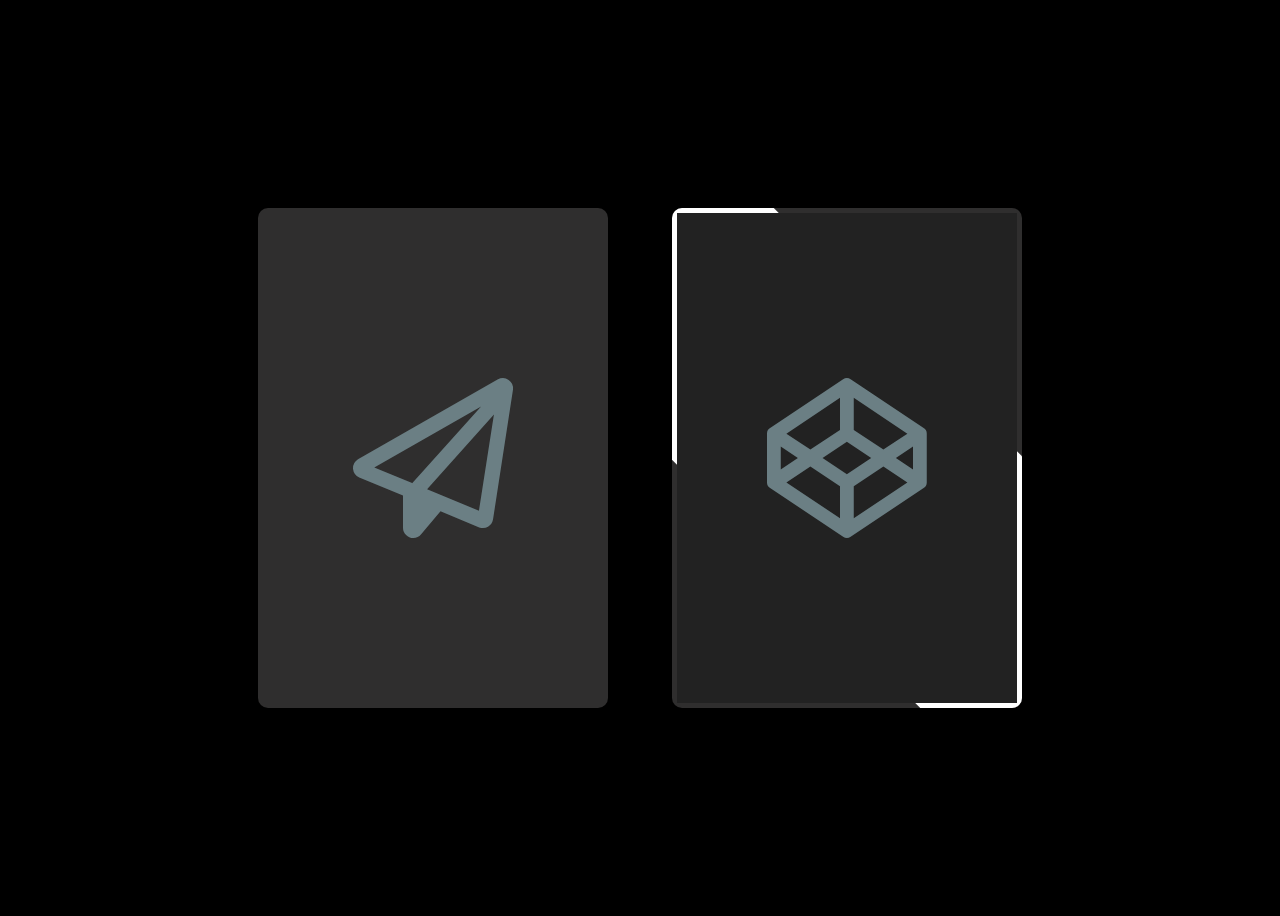
<file: border/index.html>
<!DOCTYPE html>
<html lang="pt-br">
<head>
    <title>Card com Borda Animada</title>
    <link rel="stylesheet" type="text/css" href="style.css">
    <link rel="stylesheet" href="https://cdnjs.cloudflare.com/ajax/libs/font-awesome/6.5.1/css/all.min.css">
</head>
<body>
    <div class="animated_card">
        <span class="fa-regular fa-paper-plane"></span>
    </div>
    <div class="animated_card2">
        <span class="fa-brands fa-codepen"></span>
    </div>
</body>
</html>
</file>
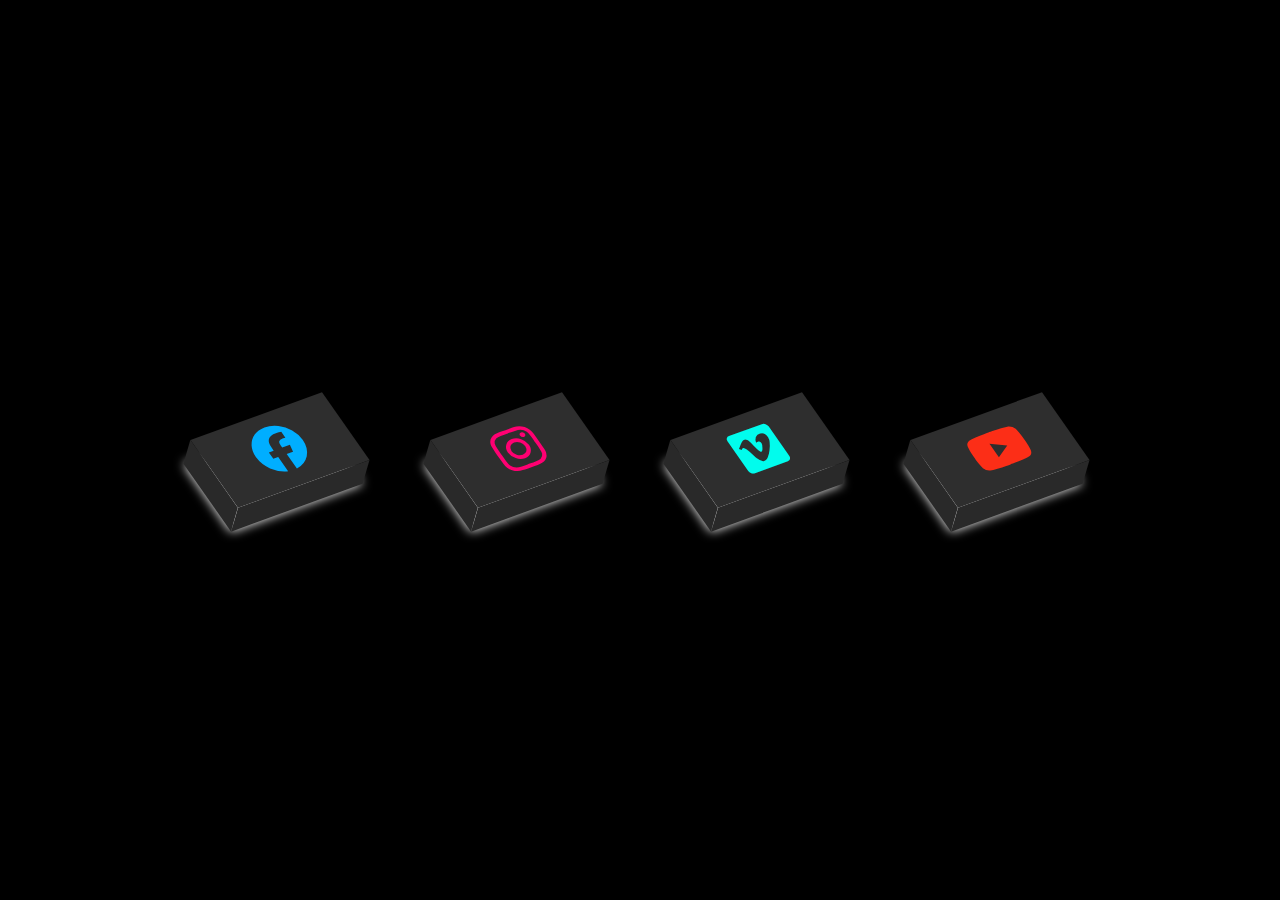
<file: Button/index.html>
<!DOCTYPE html>
<html lang="pt-br">
<head>
    <title>Botões 3D Animados</title>
    <link rel="stylesheet" type="text/css" href="style.css">
    <link rel="stylesheet" href="https://cdnjs.cloudflare.com/ajax/libs/font-awesome/6.5.1/css/all.min.css">
</head>
<body>
    <a href="#"><span class="bnt-1 fab fa-facebook"></span></a>
    <a href="#"><span class="bnt-2 fab fa-instagram"></span></a>
    <a href="#"><span class="bnt-3 fab fa-vimeo"></span></a>
    <a href="#"><span class="bnt-4 fab fa-youtube"></span></a>
</body>
</html>
</file>
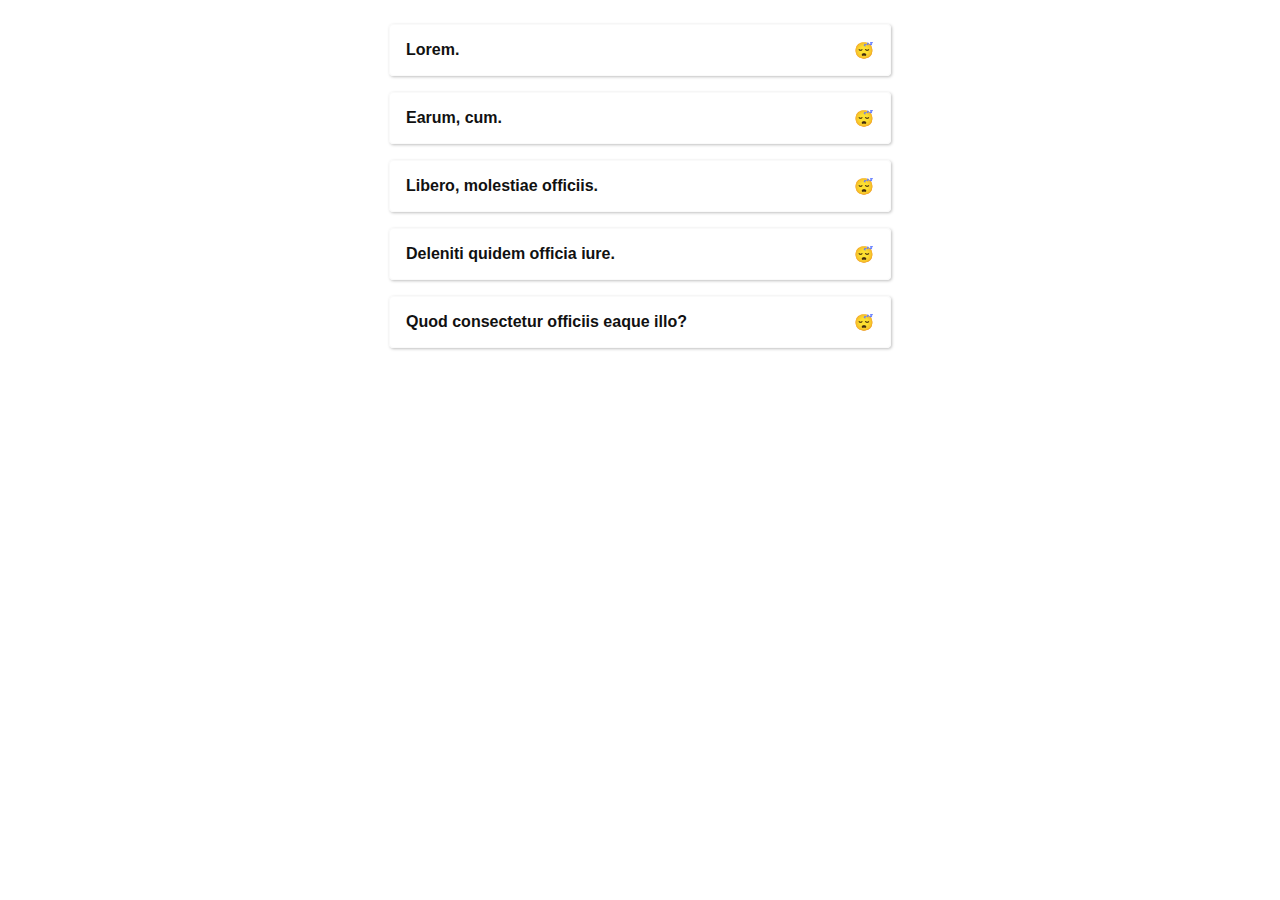
<file: Collapse/index.html>
<!DOCTYPE html>
<html lang="pt-br">
<head>
    <title>Collapse Templates</title>
    <link rel="stylesheet" type="text/css" href="style.css">
    <link rel="stylesheet" href="https://cdnjs.cloudflare.com/ajax/libs/font-awesome/6.5.1/css/all.min.css">
</head>
<body>
<details class="collapse">
    <summary class="title">Lorem.</summary>
    <div class="description">Lorem, ipsum dolor sit amet consectetur adipisicing elit. Accusantium voluptatibus odio natus numquam provident aliquam vel iste quasi repellendus nisi vero delectus laboriosam, atque asperiores sint error repellat dolores unde.</div>
  </details>
  <details class="collapse">
    <summary class="title">Earum, cum.</summary>
    <div class="description">Aperiam iure corporis doloremque hic aut fugiat tempora minus alias ducimus optio saepe perspiciatis provident, ab exercitationem quos laborum at adipisci voluptatum, laboriosam ut cupiditate recusandae placeat unde. Esse, maiores.</div>
  </details>
  <details class="collapse">
    <summary class="title">Libero, molestiae officiis.</summary>
    <div class="description">Ex, magnam pariatur accusamus rerum nihil quidem et ipsam delectus illum vitae. Dicta reprehenderit harum ut ex eligendi optio obcaecati? Libero neque corporis, sapiente ullam impedit rem ipsam. Dolores, rem?</div>
  </details>
  <details class="collapse">
    <summary class="title">Deleniti quidem officia iure.</summary>
    <div class="description">Quos repellendus unde, vel voluptate est, voluptates rem, vero incidunt animi dolore atque! Asperiores dolorem id praesentium molestias magnam est nobis nihil, consectetur tempora consequuntur perspiciatis consequatur earum facere numquam.</div>
  </details>
  <details class="collapse">
    <summary class="title">Quod consectetur officiis eaque illo?</summary>
    <div class="description">Tempora ipsam explicabo dignissimos harum, aut ducimus nihil soluta libero veritatis numquam molestiae tenetur, quasi beatae ea similique ullam, neque vitae labore nobis recusandae exercitationem error in? Quod, fugit nihil?</div>
  </details>
</file>
<file: border/style.css>
*{
    margin: 1;
    padding: 0;
    box-sizing: border-box;
}

body{
    display: flex;
    min-height: 100vh;
    align-items: center;
    justify-content: center;
    background: #000;
    gap: 5vw;
}

.animated_card,
.animated_card2{
    display: grid;
    place-items: center;
    position: relative;
    height: 500px;
    width: 350px;
    color: #777b7c;
    background: #2f2e2e;
    border-radius: 10px;
    cursor:pointer;
}

span {
    color:#6b7f84;
    font-size: 10em;
    z-index: 10;
}

.animated_card::before{
    position:absolute;
    content:'';
    height: 500px;
    width: 350px;
    background: tomato;
    border-radius: 15px;
    z-index: -1;
    transition: 0.3s;
    animation:animate 2s linear infinite;
}

.animated_card:hover::before{
    height: 512px;
    width: 362px;
}

@keyframes animate{
     50%{
        filter: hue-rotate(200deg)
    }
}

.animated_card2{

    overflow: hidden;
}

.animated_card2::before{
    position:absolute;
    content:'';
    height: 50%;
    width: 180%;
    background: #fff;
    transform: rotate(45deg);
}

.animated_card2::after{
    position:absolute;
    content:'';
    inset: 5px;
    background: #222;
}

.animated_card2:hover::before{
    animation:animate2 2s linear infinite;
}


@keyframes animate2{
    from{
       transform: rotate(0deg);
    }
    to{
        transform: rotate(360deg);
    }

}
</file>
<file: Button/style.css>
*{
    margin: 0;
    padding: 0;
    box-sizing: border-box;
}

body{
    display: flex;
    min-height: 100vh;
    align-items: center;
    justify-content: center;
    background: #000;
}

a{
    display: block;
    position: relative;
    height: 80px;
    width: 140px;
    background: #2e2e2e;
    line-height: 80px;
    text-align: center;
    margin: 0 50px;
    font-size: 50px;
    transform: rotate(-20deg) skew(15deg);
    transition: 0.4;
    box-shadow: -20px 20px 10px rgb(256,256,256,256);
}

a:hover{
    transform: rotate(-20deg) skew(15deg) translate(20px, -25px);
    box-shadow: -50px 50px 30px rgb(256,256,256,0.9);
    
}

a:before{
    content: '';
    position: absolute;
    height: 100%;
    width: 14%;
    background: #292929;
    top: 10px;
    left: -20px;
    transform: rotate(0deg) skewY(-45deg);
}

a:after{
    content: '';
    position: absolute;
    height: 20px;
    width: 100%;
    background: #292929;
    bottom: -20px;
    top: 80px;
    left: -10px;
    transform: rotate(0deg) skewX(-45deg);
}

.bnt-1{
    color: #00aeff;
}

.bnt-2{
    color: #ff0072;
}

.bnt-3{
    color: #01fced;
}

.bnt-4{
    color: #fc2e17;
}
</file>
<file: Collapse/style.css>
:root {
    --space-xxs: 4px;
    --space-xs: 8px;
    --space-sm: 16px;
    --space: 24px; 
    --space-md: 32px;
    --space-lg: 48px;
    --space-xlg: 64px;
  
    --screen-sm: 768px;
  
    --gray: #555;
    --gray-dark: #333;
    --gray-darker: #111;
    --gray-light: #f1f1f1;
    --gray-lighter: #fafafa;
    --blue: #187888;
    --yellow: #e6af05;
    --white: #fff;
    --black: #000;
  
    --brand-primary: var(--blue);
    --background: var(--white);
    --text-color: var(--gray-darker);
  }
  
  body {
    background-color: var(--background);
    color: var(--text-color);
    font-family: "Open Sans", sans-serif;
    font-size: 16px;
  }
  
  details {
    summary {
      list-style: none;
    }
  }
  
  .collapse {
    border: solid 1px var(--gray-lighter);
    border-radius: 4px;
    box-shadow: 1px 1px 3px rgba(0, 0, 0, 0.25);
    margin-left: auto;
    margin-right: auto;
    max-width: 500px;
    transition: background-color 0.25s;
    will-change: background-color;
  
    &:first-child {
      margin-top: var(--space);
    }
  
    &:not(:last-child) {
      margin-bottom: var(--space-sm);
    }
  
    &:hover {
      background-color: var(--gray-lighter);
  
      .title:after {
        content: "🙂";
      }
    }
  
    &[open] {
      .title:after {
        content: "😍";
      }
    }
  }
  
  .title {
    cursor: pointer;
    font-weight: 600;
    padding: var(--space-sm);
    position: relative;
  
    &:after {
      content: "😴";
      position: absolute;
      right: var(--space-sm);
      transform: translatey(-50%);
      top: 50%;
    }
  }
  
  .description {
    border-top: var(--gray-light) solid 1px;
    font-size: 14px;
    line-height: 21px;
    padding: var(--space-sm);
  }
</file>
